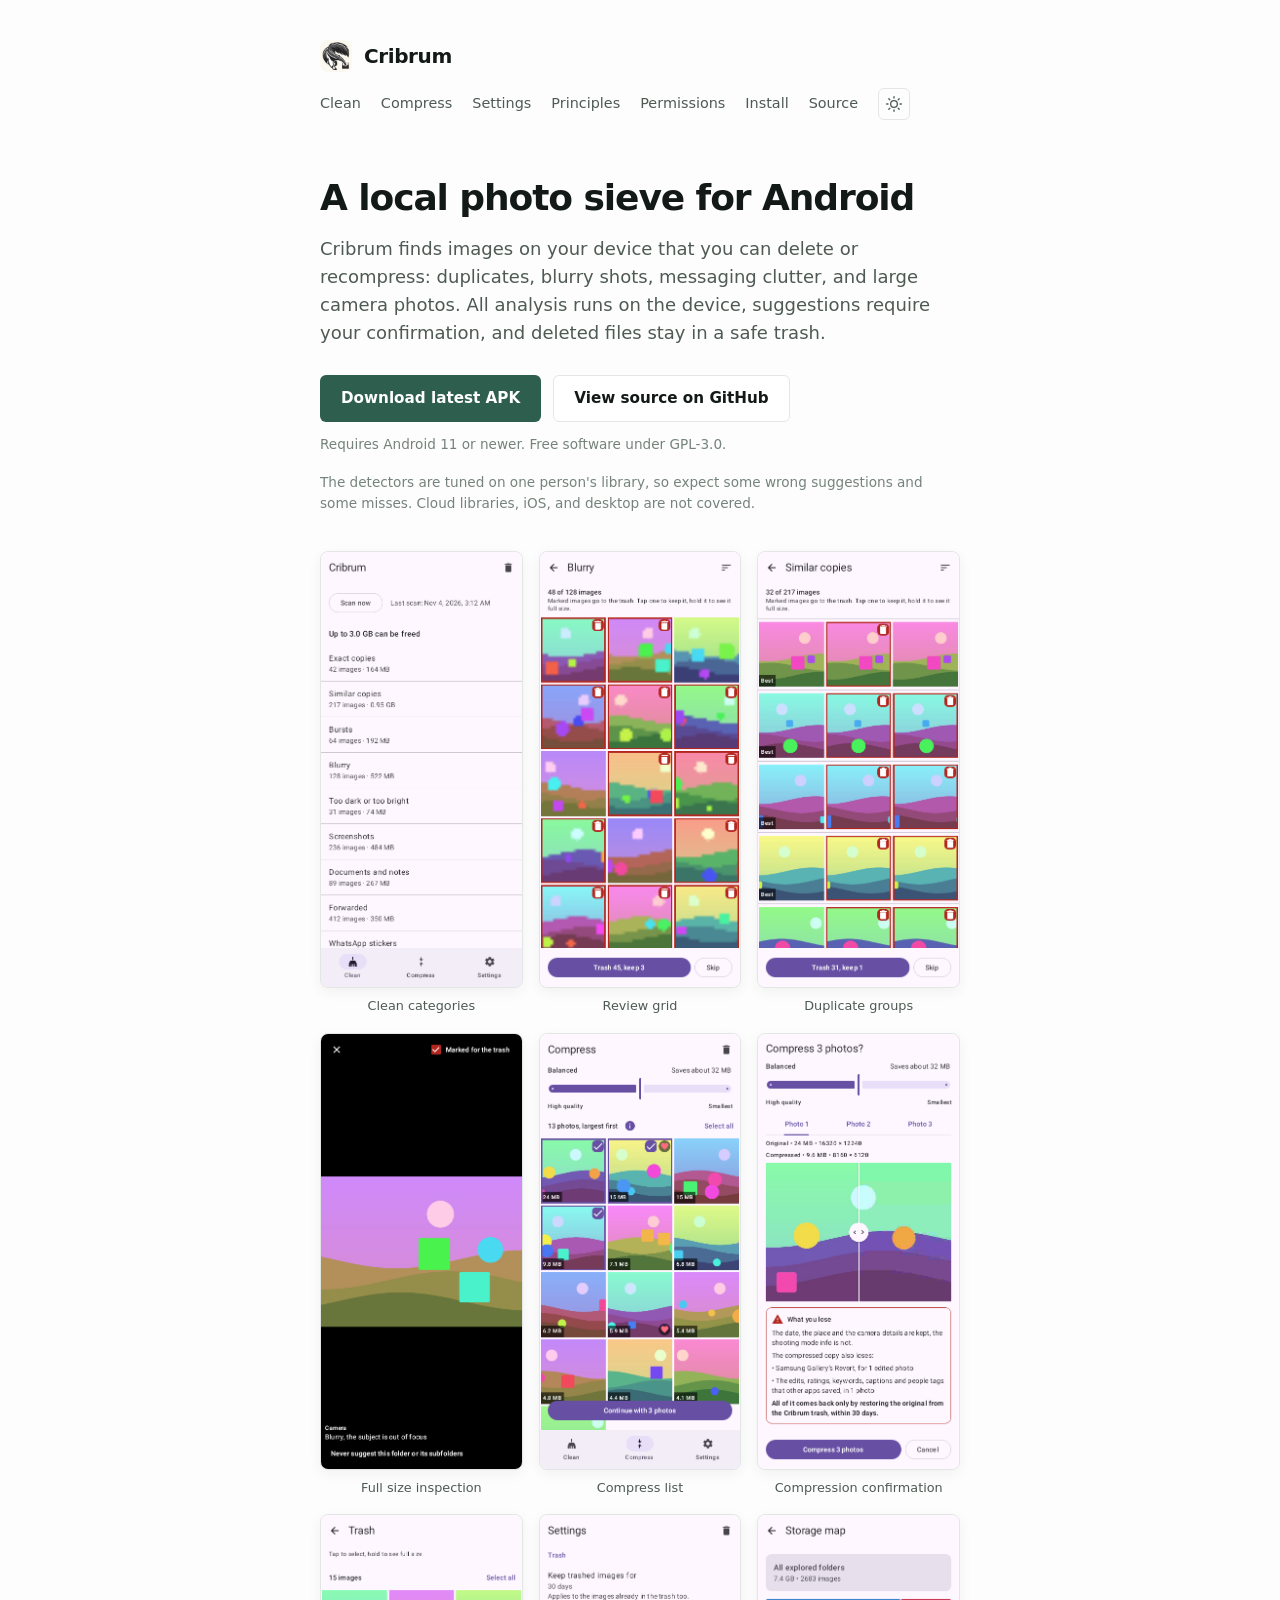
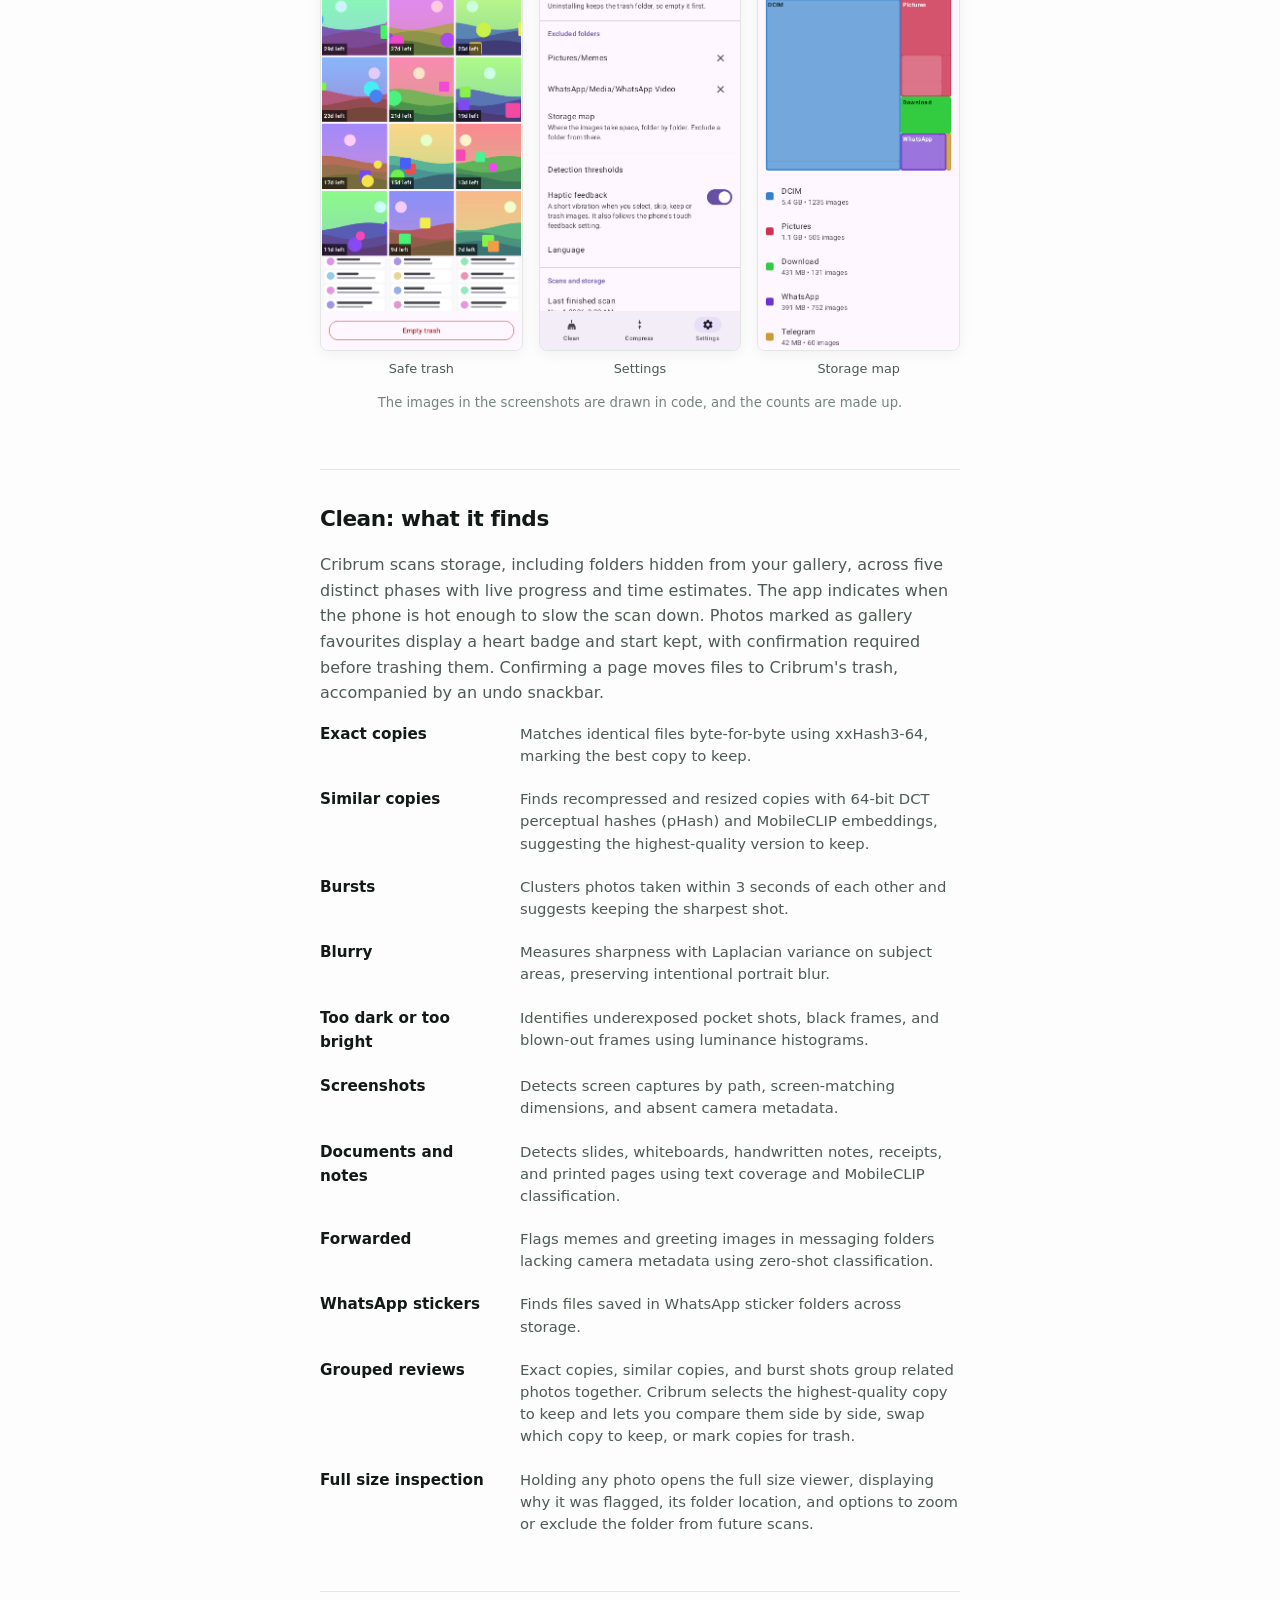
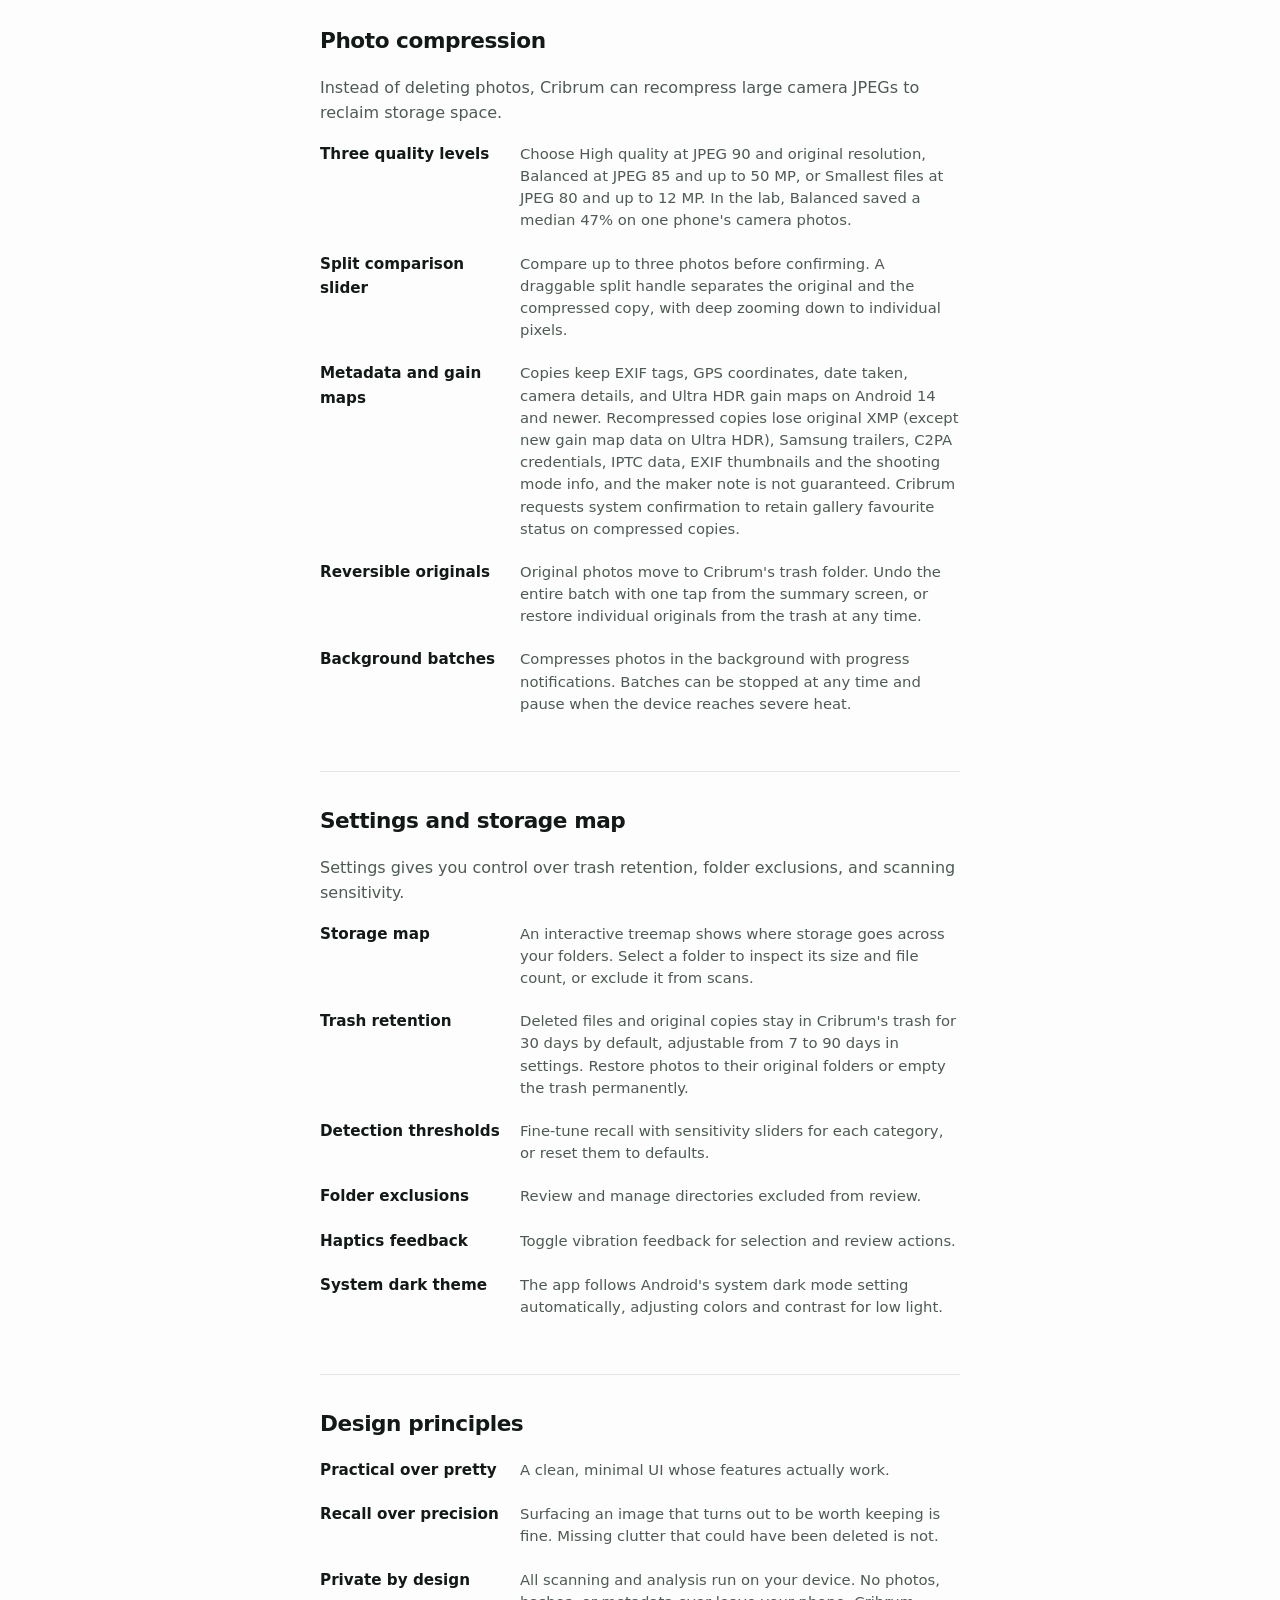
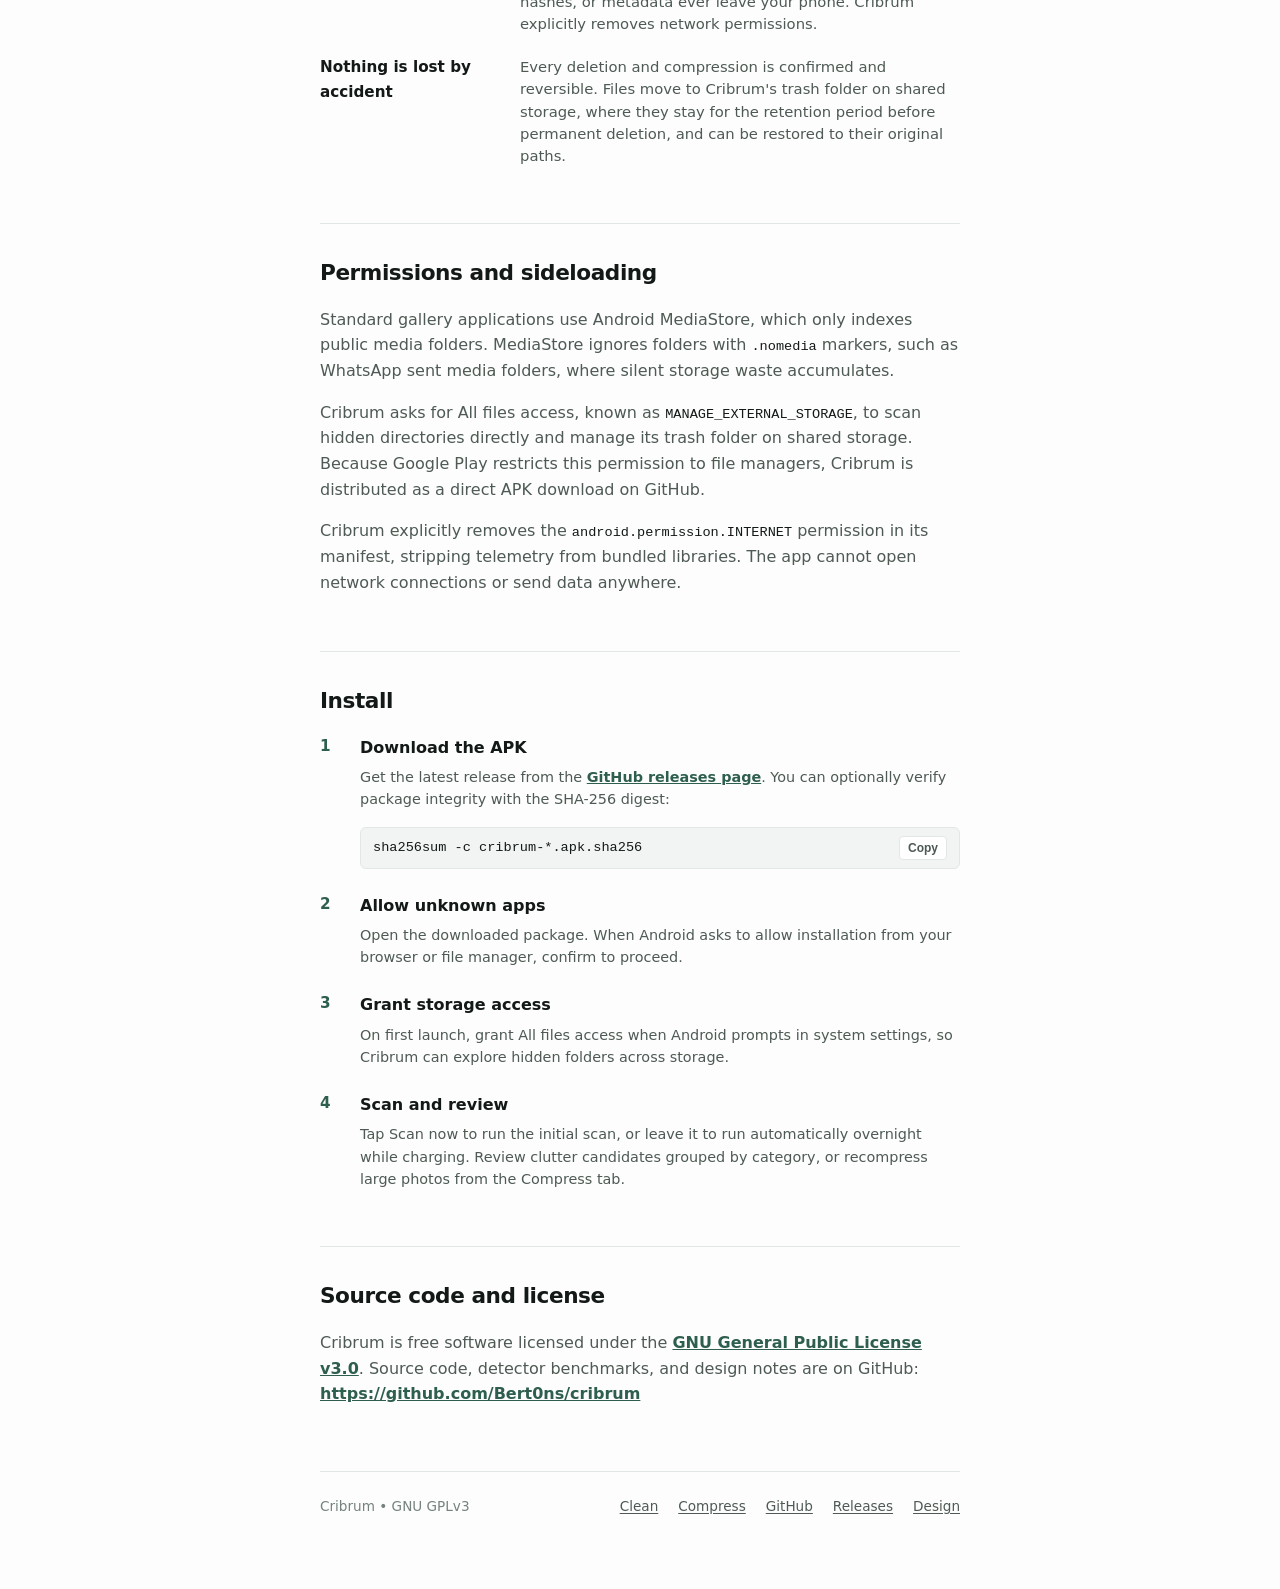
<file: site/index.html>
<!DOCTYPE html>
<html lang="en">
<head>
  <meta charset="utf-8">
  <meta name="viewport" content="width=device-width, initial-scale=1">
  <title>Cribrum: Clean and compress photos on Android</title>
  <meta name="description" content="A private, on-device photo sieve for Android. Cleans clutter, duplicates, and blurry shots, or recompresses large photos to save storage without losing memories.">
  <meta property="og:title" content="Cribrum: Clean and compress photos on Android">
  <meta property="og:description" content="Clean clutter or recompress large photos without sending data to the cloud. On-device analysis, suggestions only, and safe 30-day trash.">
  <meta property="og:type" content="website">
  <meta property="og:url" content="https://cribrum.bertons.me">
  <link rel="icon" type="image/png" href="favicon.png">
  <link rel="stylesheet" href="style.css">
</head>
<body>
  <div class="container">
    <div class="top-bar">
      <a href="#" class="brand">
        <img class="brand-mark" src="logo.png" width="32" height="32" alt="">
        <span>Cribrum</span>
      </a>

      <div class="nav-links">
        <a href="#clean">Clean</a>
        <a href="#compress">Compress</a>
        <a href="#settings">Settings</a>
        <a href="#principles">Principles</a>
        <a href="#permissions">Permissions</a>
        <a href="#install">Install</a>
        <a href="https://github.com/Bert0ns/cribrum" target="_blank" rel="noopener noreferrer">Source</a>
        <button class="theme-toggle" id="theme-btn" aria-label="Toggle theme" title="Toggle theme">
          <svg id="theme-icon" width="16" height="16" viewBox="0 0 24 24" fill="none" stroke="currentColor" stroke-width="2" stroke-linecap="round" stroke-linejoin="round" aria-hidden="true">
            <circle cx="12" cy="12" r="5"/>
            <line x1="12" y1="1" x2="12" y2="3"/>
            <line x1="12" y1="21" x2="12" y2="23"/>
            <line x1="4.22" y1="4.22" x2="5.64" y2="5.64"/>
            <line x1="18.36" y1="18.36" x2="19.78" y2="19.78"/>
            <line x1="1" y1="12" x2="3" y2="12"/>
            <line x1="21" y1="12" x2="23" y2="12"/>
            <line x1="4.22" y1="19.78" x2="5.64" y2="18.36"/>
            <line x1="18.36" y1="5.64" x2="19.78" y2="4.22"/>
          </svg>
        </button>
      </div>
    </div>

    <header class="hero">
      <h1>A local photo sieve for Android</h1>
      <p class="hero-lead">
        Cribrum finds images on your device that you can delete or recompress: duplicates, blurry shots, messaging clutter, and large camera photos. All analysis runs on the device, suggestions require your confirmation, and deleted files stay in a safe trash.
      </p>

      <div class="cta-row">
        <a href="https://github.com/Bert0ns/cribrum/releases/latest" class="btn btn-primary">
          Download latest APK
        </a>
        <a href="https://github.com/Bert0ns/cribrum" class="btn btn-secondary" target="_blank" rel="noopener noreferrer">
          View source on GitHub
        </a>
      </div>
      <p class="meta-text">Requires Android 11 or newer. Free software under GPL-3.0.</p>
      <p class="meta-text">The detectors are tuned on one person's library, so expect some wrong suggestions and some misses. Cloud libraries, iOS, and desktop are not covered.</p>

      <div class="screenshots" aria-label="App screenshots">
        <figure class="screenshot-figure">
          <img src="screenshots/home.png" alt="Clean home screen showing categories and space savings" class="screenshot-img" width="411" height="891">
          <figcaption class="screenshot-caption">Clean categories</figcaption>
        </figure>
        <figure class="screenshot-figure">
          <img src="screenshots/category.png" alt="Category review grid with marked items" class="screenshot-img" width="411" height="891">
          <figcaption class="screenshot-caption">Review grid</figcaption>
        </figure>
        <figure class="screenshot-figure">
          <img src="screenshots/group.png" alt="Group view showing duplicate copies with best copy kept" class="screenshot-img" width="411" height="891">
          <figcaption class="screenshot-caption">Duplicate groups</figcaption>
        </figure>
        <figure class="screenshot-figure">
          <img src="screenshots/full-size.png" alt="Full size photo view with candidate details" class="screenshot-img" width="411" height="891">
          <figcaption class="screenshot-caption">Full size inspection</figcaption>
        </figure>
        <figure class="screenshot-figure">
          <img src="screenshots/compress.png" alt="Compress screen with photo selection and savings estimate" class="screenshot-img" width="411" height="891">
          <figcaption class="screenshot-caption">Compress list</figcaption>
        </figure>
        <figure class="screenshot-figure">
          <img src="screenshots/compress-summary.png" alt="Compression confirmation dialog before moving originals to trash" class="screenshot-img" width="411" height="891">
          <figcaption class="screenshot-caption">Compression confirmation</figcaption>
        </figure>
        <figure class="screenshot-figure">
          <img src="screenshots/trash.png" alt="Trash screen showing days left before deletion" class="screenshot-img" width="411" height="891">
          <figcaption class="screenshot-caption">Safe trash</figcaption>
        </figure>
        <figure class="screenshot-figure">
          <img src="screenshots/settings.png" alt="Settings screen with trash retention and options" class="screenshot-img" width="411" height="891">
          <figcaption class="screenshot-caption">Settings</figcaption>
        </figure>
        <figure class="screenshot-figure">
          <img src="screenshots/storage-map.png" alt="Storage map treemap of device folders" class="screenshot-img" width="411" height="891">
          <figcaption class="screenshot-caption">Storage map</figcaption>
        </figure>
      </div>
      <p class="screenshots-note">The images in the screenshots are drawn in code, and the counts are made up.</p>
    </header>

    <main>
      <section id="clean">
        <h2>Clean: what it finds</h2>
        <p>
          Cribrum scans storage, including folders hidden from your gallery, across five distinct phases with live progress and time estimates. The app indicates when the phone is hot enough to slow the scan down. Photos marked as gallery favourites display a heart badge and start kept, with confirmation required before trashing them. Confirming a page moves files to Cribrum's trash, accompanied by an undo snackbar.
        </p>
        <div class="feature-list">
          <div class="feature-row">
            <div class="feature-term">Exact copies</div>
            <div class="feature-desc">Matches identical files byte-for-byte using xxHash3-64, marking the best copy to keep.</div>
          </div>
          <div class="feature-row">
            <div class="feature-term">Similar copies</div>
            <div class="feature-desc">Finds recompressed and resized copies with 64-bit DCT perceptual hashes (pHash) and MobileCLIP embeddings, suggesting the highest-quality version to keep.</div>
          </div>
          <div class="feature-row">
            <div class="feature-term">Bursts</div>
            <div class="feature-desc">Clusters photos taken within 3 seconds of each other and suggests keeping the sharpest shot.</div>
          </div>
          <div class="feature-row">
            <div class="feature-term">Blurry</div>
            <div class="feature-desc">Measures sharpness with Laplacian variance on subject areas, preserving intentional portrait blur.</div>
          </div>
          <div class="feature-row">
            <div class="feature-term">Too dark or too bright</div>
            <div class="feature-desc">Identifies underexposed pocket shots, black frames, and blown-out frames using luminance histograms.</div>
          </div>
          <div class="feature-row">
            <div class="feature-term">Screenshots</div>
            <div class="feature-desc">Detects screen captures by path, screen-matching dimensions, and absent camera metadata.</div>
          </div>
          <div class="feature-row">
            <div class="feature-term">Documents and notes</div>
            <div class="feature-desc">Detects slides, whiteboards, handwritten notes, receipts, and printed pages using text coverage and MobileCLIP classification.</div>
          </div>
          <div class="feature-row">
            <div class="feature-term">Forwarded</div>
            <div class="feature-desc">Flags memes and greeting images in messaging folders lacking camera metadata using zero-shot classification.</div>
          </div>
          <div class="feature-row">
            <div class="feature-term">WhatsApp stickers</div>
            <div class="feature-desc">Finds files saved in WhatsApp sticker folders across storage.</div>
          </div>
          <div class="feature-row">
            <div class="feature-term">Grouped reviews</div>
            <div class="feature-desc">Exact copies, similar copies, and burst shots group related photos together. Cribrum selects the highest-quality copy to keep and lets you compare them side by side, swap which copy to keep, or mark copies for trash.</div>
          </div>
          <div class="feature-row">
            <div class="feature-term">Full size inspection</div>
            <div class="feature-desc">Holding any photo opens the full size viewer, displaying why it was flagged, its folder location, and options to zoom or exclude the folder from future scans.</div>
          </div>
        </div>
      </section>

      <section id="compress">
        <h2>Photo compression</h2>
        <p>
          Instead of deleting photos, Cribrum can recompress large camera JPEGs to reclaim storage space.
        </p>
        <div class="feature-list">
          <div class="feature-row">
            <div class="feature-term">Three quality levels</div>
            <div class="feature-desc">Choose High quality at JPEG 90 and original resolution, Balanced at JPEG 85 and up to 50 MP, or Smallest files at JPEG 80 and up to 12 MP. In the lab, Balanced saved a median 47% on one phone's camera photos.</div>
          </div>
          <div class="feature-row">
            <div class="feature-term">Split comparison slider</div>
            <div class="feature-desc">Compare up to three photos before confirming. A draggable split handle separates the original and the compressed copy, with deep zooming down to individual pixels.</div>
          </div>
          <div class="feature-row">
            <div class="feature-term">Metadata and gain maps</div>
            <div class="feature-desc">Copies keep EXIF tags, GPS coordinates, date taken, camera details, and Ultra HDR gain maps on Android 14 and newer. Recompressed copies lose original XMP (except new gain map data on Ultra HDR), Samsung trailers, C2PA credentials, IPTC data, EXIF thumbnails and the shooting mode info, and the maker note is not guaranteed. Cribrum requests system confirmation to retain gallery favourite status on compressed copies.</div>
          </div>
          <div class="feature-row">
            <div class="feature-term">Reversible originals</div>
            <div class="feature-desc">Original photos move to Cribrum's trash folder. Undo the entire batch with one tap from the summary screen, or restore individual originals from the trash at any time.</div>
          </div>
          <div class="feature-row">
            <div class="feature-term">Background batches</div>
            <div class="feature-desc">Compresses photos in the background with progress notifications. Batches can be stopped at any time and pause when the device reaches severe heat.</div>
          </div>
        </div>
      </section>

      <section id="settings">
        <h2>Settings and storage map</h2>
        <p>
          Settings gives you control over trash retention, folder exclusions, and scanning sensitivity.
        </p>
        <div class="feature-list">
          <div class="feature-row">
            <div class="feature-term">Storage map</div>
            <div class="feature-desc">An interactive treemap shows where storage goes across your folders. Select a folder to inspect its size and file count, or exclude it from scans.</div>
          </div>
          <div class="feature-row">
            <div class="feature-term">Trash retention</div>
            <div class="feature-desc">Deleted files and original copies stay in Cribrum's trash for 30 days by default, adjustable from 7 to 90 days in settings. Restore photos to their original folders or empty the trash permanently.</div>
          </div>
          <div class="feature-row">
            <div class="feature-term">Detection thresholds</div>
            <div class="feature-desc">Fine-tune recall with sensitivity sliders for each category, or reset them to defaults.</div>
          </div>
          <div class="feature-row">
            <div class="feature-term">Folder exclusions</div>
            <div class="feature-desc">Review and manage directories excluded from review.</div>
          </div>
          <div class="feature-row">
            <div class="feature-term">Haptics feedback</div>
            <div class="feature-desc">Toggle vibration feedback for selection and review actions.</div>
          </div>
          <div class="feature-row">
            <div class="feature-term">System dark theme</div>
            <div class="feature-desc">The app follows Android's system dark mode setting automatically, adjusting colors and contrast for low light.</div>
          </div>
        </div>
      </section>

      <section id="principles">
        <h2>Design principles</h2>
        <div class="feature-list">
          <div class="feature-row">
            <div class="feature-term">Practical over pretty</div>
            <div class="feature-desc">A clean, minimal UI whose features actually work.</div>
          </div>
          <div class="feature-row">
            <div class="feature-term">Recall over precision</div>
            <div class="feature-desc">Surfacing an image that turns out to be worth keeping is fine. Missing clutter that could have been deleted is not.</div>
          </div>
          <div class="feature-row">
            <div class="feature-term">Private by design</div>
            <div class="feature-desc">All scanning and analysis run on your device. No photos, hashes, or metadata ever leave your phone. Cribrum explicitly removes network permissions.</div>
          </div>
          <div class="feature-row">
            <div class="feature-term">Nothing is lost by accident</div>
            <div class="feature-desc">Every deletion and compression is confirmed and reversible. Files move to Cribrum's trash folder on shared storage, where they stay for the retention period before permanent deletion, and can be restored to their original paths.</div>
          </div>
        </div>
      </section>

      <section id="permissions">
        <h2>Permissions and sideloading</h2>
        <p>
          Standard gallery applications use Android MediaStore, which only indexes public media folders. MediaStore ignores folders with <code>.nomedia</code> markers, such as WhatsApp sent media folders, where silent storage waste accumulates.
        </p>
        <p>
          Cribrum asks for All files access, known as <code>MANAGE_EXTERNAL_STORAGE</code>, to scan hidden directories directly and manage its trash folder on shared storage. Because Google Play restricts this permission to file managers, Cribrum is distributed as a direct APK download on GitHub.
        </p>
        <p>
          Cribrum explicitly removes the <code>android.permission.INTERNET</code> permission in its manifest, stripping telemetry from bundled libraries. The app cannot open network connections or send data anywhere.
        </p>
      </section>

      <section id="install">
        <h2>Install</h2>
        <ol class="steps">
          <li class="step-item">
            <span class="step-num">1</span>
            <div class="step-body">
              <h3>Download the APK</h3>
              <p>Get the latest release from the <a href="https://github.com/Bert0ns/cribrum/releases/latest" style="color: var(--brand); font-weight: 600;">GitHub releases page</a>. You can optionally verify package integrity with the SHA-256 digest:</p>
              <div class="code-box">
                <code>sha256sum -c cribrum-*.apk.sha256</code>
                <button class="copy-btn" id="copy-btn">Copy</button>
              </div>
            </div>
          </li>
          <li class="step-item">
            <span class="step-num">2</span>
            <div class="step-body">
              <h3>Allow unknown apps</h3>
              <p>Open the downloaded package. When Android asks to allow installation from your browser or file manager, confirm to proceed.</p>
            </div>
          </li>
          <li class="step-item">
            <span class="step-num">3</span>
            <div class="step-body">
              <h3>Grant storage access</h3>
              <p>On first launch, grant All files access when Android prompts in system settings, so Cribrum can explore hidden folders across storage.</p>
            </div>
          </li>
          <li class="step-item">
            <span class="step-num">4</span>
            <div class="step-body">
              <h3>Scan and review</h3>
              <p>Tap Scan now to run the initial scan, or leave it to run automatically overnight while charging. Review clutter candidates grouped by category, or recompress large photos from the Compress tab.</p>
            </div>
          </li>
        </ol>
      </section>

      <section id="source">
        <h2>Source code and license</h2>
        <p>
          Cribrum is free software licensed under the <a href="https://github.com/Bert0ns/cribrum/blob/main/LICENSE" style="color: var(--brand); font-weight: 600;">GNU General Public License v3.0</a>.
          Source code, detector benchmarks, and design notes are on GitHub:
          <a href="https://github.com/Bert0ns/cribrum" style="color: var(--brand); font-weight: 600;" target="_blank" rel="noopener noreferrer">https://github.com/Bert0ns/cribrum</a>
        </p>
      </section>
    </main>

    <footer>
      <div>Cribrum &bull; GNU GPLv3</div>
      <div class="footer-nav">
        <a href="#clean">Clean</a>
        <a href="#compress">Compress</a>
        <a href="https://github.com/Bert0ns/cribrum" target="_blank" rel="noopener noreferrer">GitHub</a>
        <a href="https://github.com/Bert0ns/cribrum/releases/latest" target="_blank" rel="noopener noreferrer">Releases</a>
        <a href="https://github.com/Bert0ns/cribrum/blob/main/docs/design.md" target="_blank" rel="noopener noreferrer">Design</a>
      </div>
    </footer>
  </div>

  <script>
    const themeBtn = document.getElementById('theme-btn');
    function getTheme() {
      const stored = localStorage.getItem('cribrum-theme');
      if (stored === 'dark' || stored === 'light') return stored;
      return window.matchMedia('(prefers-color-scheme: dark)').matches ? 'dark' : 'light';
    }
    function setTheme(theme) {
      document.documentElement.setAttribute('data-theme', theme);
      localStorage.setItem('cribrum-theme', theme);
      if (!themeBtn) return;
      if (theme === 'dark') {
        themeBtn.innerHTML = '<svg width="16" height="16" viewBox="0 0 24 24" fill="none" stroke="currentColor" stroke-width="2" stroke-linecap="round" stroke-linejoin="round" aria-hidden="true"><path d="M21 12.79A9 9 0 1 1 11.21 3 7 7 0 0 0 21 12.79z"></path></svg>';
        themeBtn.title = 'Switch to light theme';
      } else {
        themeBtn.innerHTML = '<svg width="16" height="16" viewBox="0 0 24 24" fill="none" stroke="currentColor" stroke-width="2" stroke-linecap="round" stroke-linejoin="round" aria-hidden="true"><circle cx="12" cy="12" r="5"/><line x1="12" y1="1" x2="12" y2="3"/><line x1="12" y1="21" x2="12" y2="23"/><line x1="4.22" y1="4.22" x2="5.64" y2="5.64"/><line x1="18.36" y1="18.36" x2="19.78" y2="19.78"/><line x1="1" y1="12" x2="3" y2="12"/><line x1="21" y1="12" x2="23" y2="12"/><line x1="4.22" y1="19.78" x2="5.64" y2="18.36"/><line x1="18.36" y1="5.64" x2="19.78" y2="4.22"/></svg>';
        themeBtn.title = 'Switch to dark theme';
      }
    }
    setTheme(getTheme());
    if (themeBtn) {
      themeBtn.addEventListener('click', () => {
        const current = document.documentElement.getAttribute('data-theme') || getTheme();
        setTheme(current === 'dark' ? 'light' : 'dark');
      });
    }

    const copyBtn = document.getElementById('copy-btn');
    if (copyBtn) {
      copyBtn.addEventListener('click', () => {
        navigator.clipboard.writeText('sha256sum -c cribrum-*.apk.sha256');
        copyBtn.textContent = 'Copied';
        setTimeout(() => { copyBtn.textContent = 'Copy'; }, 2000);
      });
    }
  </script>
</body>
</html>
</file>
<file: site/style.css>
:root {
  --bg: #fcfdfc;
  --surface: #ffffff;
  --surface-subtle: #f4f6f4;
  --border: #e3e7e4;
  --border-subtle: #edf0ed;
  --text: #131916;
  --text-muted: #4e5a53;
  --text-dim: #76837c;
  --brand: #2e5e4e;
  --brand-hover: #244b3e;
  --brand-light: #eaf1ed;
  --brand-light-text: #21473a;
  --code-bg: #f1f4f2;
  --radius: 8px;
  --font-sans: system-ui, -apple-system, BlinkMacSystemFont, "Segoe UI", Roboto, Inter, sans-serif;
  --font-mono: ui-monospace, "SF Mono", Menlo, Consolas, "Liberation Mono", monospace;
}

[data-theme="dark"] {
  --bg: #0f1412;
  --surface: #151b18;
  --surface-subtle: #1b2320;
  --border: #232d28;
  --border-subtle: #1c2420;
  --text: #e7ece9;
  --text-muted: #95a39b;
  --text-dim: #64736b;
  --brand: #3e7e69;
  --brand-hover: #4c967d;
  --brand-light: #162620;
  --brand-light-text: #7bc4ad;
  --code-bg: #19211d;
}

@media (prefers-color-scheme: dark) {
  :root:not([data-theme="light"]) {
    --bg: #0f1412;
    --surface: #151b18;
    --surface-subtle: #1b2320;
    --border: #232d28;
    --border-subtle: #1c2420;
    --text: #e7ece9;
    --text-muted: #95a39b;
    --text-dim: #64736b;
    --brand: #3e7e69;
    --brand-hover: #4c967d;
    --brand-light: #162620;
    --brand-light-text: #7bc4ad;
    --code-bg: #19211d;
  }
}

*, *::before, *::after {
  box-sizing: border-box;
  margin: 0;
  padding: 0;
}

html {
  scroll-behavior: smooth;
}

body {
  font-family: var(--font-sans);
  background-color: var(--bg);
  color: var(--text);
  line-height: 1.6;
  -webkit-font-smoothing: antialiased;
  text-rendering: optimizeLegibility;
}

.container {
  max-width: 680px;
  margin: 0 auto;
  padding: 2.5rem 1.25rem 4.5rem;
}

/* Top bar */
.top-bar {
  display: flex;
  justify-content: space-between;
  align-items: center;
  flex-wrap: wrap;
  gap: 1rem;
  margin-bottom: 3.5rem;
}

.brand {
  display: flex;
  align-items: center;
  gap: 0.75rem;
  text-decoration: none;
  color: var(--text);
  font-weight: 700;
  font-size: 1.25rem;
  letter-spacing: -0.02em;
}

.brand-mark {
  width: 32px;
  height: 32px;
  border-radius: 8px;
  display: block;
}

.nav-links {
  display: flex;
  align-items: center;
  flex-wrap: wrap;
  gap: 0.75rem 1.25rem;
  font-size: 0.9rem;
}

.nav-links a {
  color: var(--text-muted);
  text-decoration: none;
}

.nav-links a:hover {
  color: var(--text);
}

.theme-toggle {
  background: none;
  border: 1px solid var(--border);
  color: var(--text-muted);
  width: 32px;
  height: 32px;
  border-radius: 6px;
  cursor: pointer;
  display: inline-flex;
  align-items: center;
  justify-content: center;
}

.theme-toggle:hover {
  color: var(--text);
  border-color: var(--text-dim);
}

/* Hero */
.hero {
  margin-bottom: 3rem;
}

h1 {
  font-size: 2.25rem;
  font-weight: 750;
  letter-spacing: -0.03em;
  line-height: 1.2;
  margin-bottom: 1rem;
}

.hero-lead {
  font-size: 1.125rem;
  color: var(--text-muted);
  line-height: 1.55;
  margin-bottom: 1.75rem;
}

.cta-row {
  display: flex;
  flex-wrap: wrap;
  align-items: center;
  gap: 0.75rem;
  margin-bottom: 0.75rem;
}

.btn {
  display: inline-flex;
  align-items: center;
  gap: 0.5rem;
  font-size: 0.95rem;
  font-weight: 600;
  padding: 0.65rem 1.25rem;
  border-radius: 6px;
  text-decoration: none;
  cursor: pointer;
}

.btn-primary {
  background-color: var(--brand);
  color: #ffffff;
  border: 1px solid transparent;
}

.btn-primary:hover {
  background-color: var(--brand-hover);
}

.btn-secondary {
  background-color: var(--surface);
  color: var(--text);
  border: 1px solid var(--border);
}

.btn-secondary:hover {
  background-color: var(--surface-subtle);
}

.meta-text {
  font-size: 0.85rem;
  color: var(--text-dim);
}

/* Screenshots */
.screenshots {
  display: grid;
  grid-template-columns: repeat(3, 1fr);
  gap: 1rem;
  margin: 2.25rem 0 0.75rem;
}

.screenshot-figure {
  margin: 0;
  display: flex;
  flex-direction: column;
}

.screenshot-img {
  width: 100%;
  height: auto;
  border-radius: var(--radius);
  border: 1px solid var(--border);
  box-shadow: 0 4px 14px rgba(0, 0, 0, 0.05);
  display: block;
  background-color: var(--surface);
}

.screenshot-caption {
  font-size: 0.8rem;
  color: var(--text-muted);
  text-align: center;
  margin-top: 0.5rem;
  font-weight: 500;
}

.screenshots-note {
  font-size: 0.825rem;
  color: var(--text-dim);
  text-align: center;
  margin-bottom: 2rem;
}

/* Sections */
section {
  margin-top: 3.5rem;
  padding-top: 2rem;
  border-top: 1px solid var(--border);
}

h2 {
  font-size: 1.35rem;
  font-weight: 700;
  letter-spacing: -0.02em;
  margin-bottom: 1rem;
}

p {
  margin-bottom: 1rem;
  color: var(--text-muted);
}

p:last-child {
  margin-bottom: 0;
}

/* Feature definition list */
.feature-list {
  display: flex;
  flex-direction: column;
  gap: 1.25rem;
}

.feature-row {
  display: grid;
  grid-template-columns: 180px 1fr;
  gap: 1.25rem;
  align-items: baseline;
}

.feature-term {
  font-weight: 650;
  font-size: 0.95rem;
  color: var(--text);
}

.feature-desc {
  font-size: 0.925rem;
  color: var(--text-muted);
  line-height: 1.5;
}

/* Ordered steps */
.steps {
  display: flex;
  flex-direction: column;
  gap: 1.5rem;
  padding-left: 0;
  list-style: none;
}

.step-item {
  display: grid;
  grid-template-columns: 24px 1fr;
  gap: 1rem;
}

.step-num {
  font-weight: 700;
  color: var(--brand);
  font-size: 0.95rem;
  line-height: 1.5;
}

.step-body h3 {
  font-size: 1rem;
  font-weight: 650;
  margin-bottom: 0.35rem;
  color: var(--text);
}

.step-body p {
  font-size: 0.9rem;
  line-height: 1.55;
}

/* Code snippet */
.code-box {
  margin-top: 0.75rem;
  background: var(--code-bg);
  border: 1px solid var(--border);
  border-radius: 6px;
  padding: 0.5rem 0.75rem;
  display: flex;
  justify-content: space-between;
  align-items: center;
  gap: 0.5rem;
}

code {
  font-family: var(--font-mono);
  font-size: 0.85rem;
  color: var(--text);
}

.copy-btn {
  background: var(--surface);
  border: 1px solid var(--border);
  color: var(--text-muted);
  padding: 0.25rem 0.5rem;
  border-radius: 4px;
  font-size: 0.75rem;
  font-weight: 600;
  cursor: pointer;
}

.copy-btn:hover {
  color: var(--text);
}

/* Footer */
footer {
  margin-top: 4rem;
  padding-top: 1.5rem;
  border-top: 1px solid var(--border);
  display: flex;
  justify-content: space-between;
  align-items: center;
  font-size: 0.85rem;
  color: var(--text-dim);
}

footer a {
  color: var(--text-muted);
  text-decoration: underline;
  text-underline-offset: 2px;
}

footer a:hover {
  color: var(--text);
}

.footer-nav {
  display: flex;
  gap: 1.25rem;
}

@media (max-width: 600px) {
  .top-bar {
    margin-bottom: 2.5rem;
  }
  .nav-links {
    gap: 0.5rem 0.85rem;
  }
  .screenshots {
    display: flex;
    overflow-x: auto;
    scroll-snap-type: x mandatory;
    gap: 0.75rem;
    padding-bottom: 0.75rem;
    -webkit-overflow-scrolling: touch;
    scrollbar-width: thin;
  }
  .screenshot-figure {
    flex: 0 0 70%;
    max-width: 250px;
    scroll-snap-align: start;
  }
  .feature-row {
    grid-template-columns: 1fr;
    gap: 0.25rem;
  }
  .cta-row {
    flex-direction: column;
    align-items: stretch;
  }
  .btn {
    justify-content: center;
  }
  footer {
    flex-direction: column;
    align-items: flex-start;
    gap: 0.75rem;
  }
}
</file>
